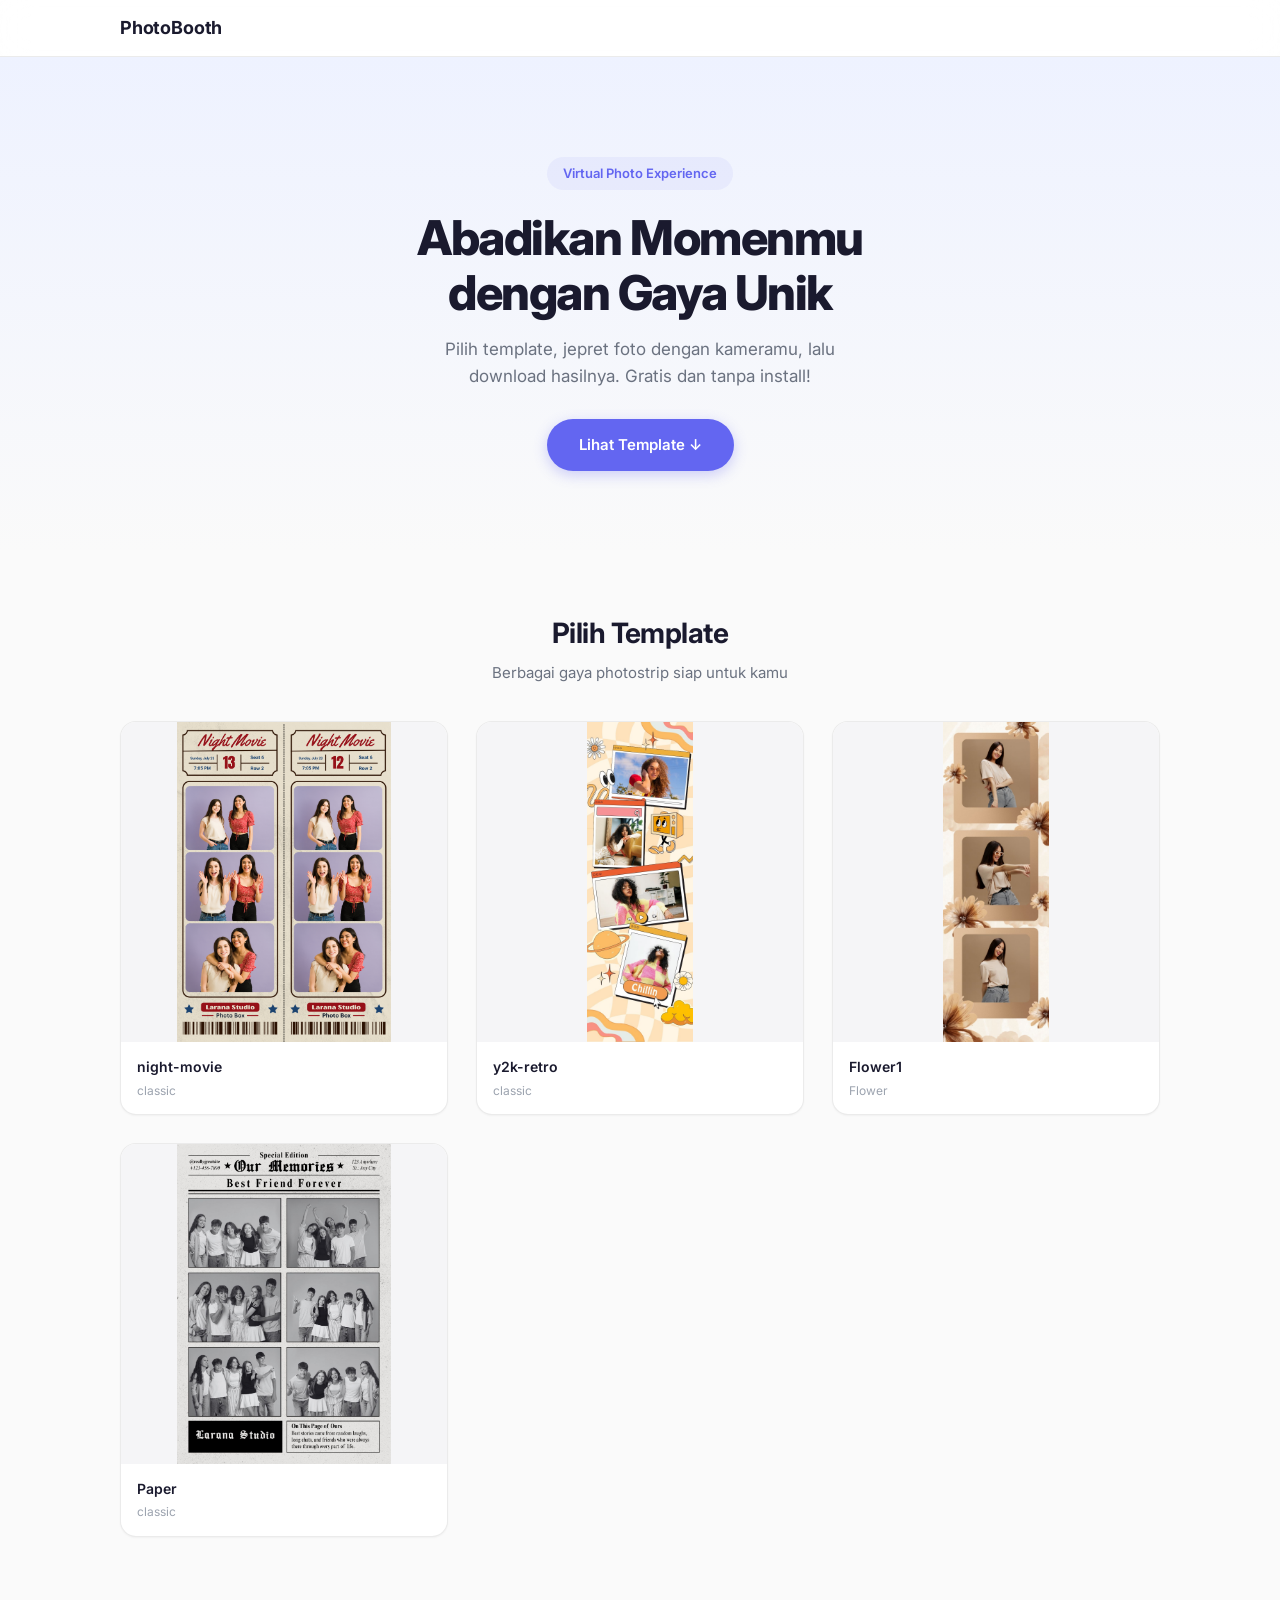
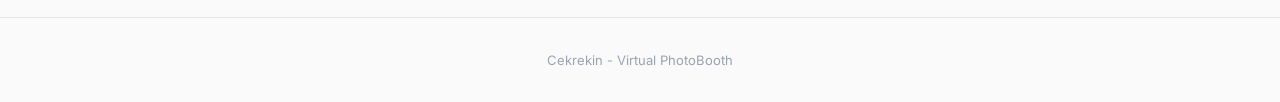
<file: index.html>
<!doctype html>
<html lang="id">
  <head>
    <meta charset="UTF-8" />
    <meta name="viewport" content="width=device-width, initial-scale=1.0" />
    <title>Virtual PhotoBooth</title>
    <link rel="stylesheet" href="style.css" />
  </head>
  <body>
    <!-- ═══ STEP 1: LANDING + GALLERY ═══ -->
    <div id="step-landing" class="step active">
      <nav class="navbar">
        <div class="container nav-inner">
          <span class="logo">PhotoBooth</span>
        </div>
      </nav>

      <section class="hero">
        <div class="hero-badge">Virtual Photo Experience</div>
        <h1>Abadikan Momenmu<br />dengan Gaya Unik</h1>
        <p>
          Pilih template, jepret foto dengan kameramu, lalu download hasilnya.
          Gratis dan tanpa install!
        </p>
        <a href="#templates" class="hero-cta">Lihat Template ↓</a>
      </section>

      <section class="gallery-section" id="templates">
        <div class="container">
          <div class="section-header">
            <h2>Pilih Template</h2>
            <p>Berbagai gaya photostrip siap untuk kamu</p>
          </div>
          <div id="template-grid" class="template-grid">
            <!-- Template cards rendered by JS -->
          </div>
        </div>
      </section>

      <footer class="footer">
        <div class="container">
          <p>Cekrekin - Virtual PhotoBooth</p>
        </div>
      </footer>
    </div>

    <!-- ═══ STEP 2: CAPTURE ═══ -->
    <div id="step-capture" class="step">
      <div class="capture-page">
        <nav class="navbar">
          <div class="container nav-inner">
            <button id="btn-back-capture" class="nav-back">← Kembali</button>
            <span class="nav-title" id="capture-title">📷 Sesi Foto</span>
            <span class="nav-spacer"></span>
          </div>
        </nav>

        <div class="capture-body">
          <!-- Camera Mode -->
          <div id="capture-camera-mode">
            <p class="capture-info" id="capture-subtitle">Foto 1 dari 3</p>
            <!-- TAMBAHAN: Pembungkus Dropdown Kamera -->
            <div
              class="camera-selector"
              style="
                display: none;
                width: 100%;
                max-width: 380px;
                margin: 0 auto 10px;
              "
            >
              <select id="camera-select" class="camera-dropdown"></select>
            </div>
            <div class="video-container">
              <video id="camera-stream" autoplay playsinline></video>
              <div
                id="countdown"
                class="countdown-overlay"
                style="display: none"
              >
                3
              </div>
              <div id="flash-overlay" class="flash-overlay"></div>
            </div>
            <div class="filter-bar" id="filter-bar"></div>
            <div class="capture-controls">
              <div class="timer-selector">
                <span>⏱️</span>
                <select id="timer-select">
                  <option value="1">1s</option>
                  <option value="2">2s</option>
                  <option value="3" selected>3s</option>
                  <option value="5">5s</option>
                  <option value="7">7s</option>
                  <option value="10">10s</option>
                </select>
              </div>
              <button id="btn-capture" class="btn btn-primary btn-capture">
                📸 Jepret!
              </button>
            </div>
          </div>

          <!-- Review Mode -->
          <div id="capture-review-mode" style="display: none">
            <p class="capture-info" id="review-subtitle">
              Foto 1 dari 3 selesai
            </p>
            <div class="preview-wrapper">
              <canvas id="preview-canvas"></canvas>
            </div>
            <p class="review-hint">Foto kamu sudah masuk ke bingkai ✨</p>
            <div class="review-buttons">
              <button id="btn-retake" class="btn btn-secondary">
                🔄 Ulangi
              </button>
              <button id="btn-next" class="btn btn-primary">✅ Lanjut</button>
            </div>
          </div>
        </div>
      </div>
    </div>

    <!-- ═══ STEP 3: RESULT ═══ -->
    <div id="step-result" class="step">
      <div class="result-page">
        <nav class="navbar">
          <div class="container nav-inner">
            <span class="logo">📸 PhotoBooth</span>
          </div>
        </nav>
        <div class="result-body">
          <h2>✨ Foto Kamu Siap!</h2>
          <p class="result-subtitle">
            Klik download untuk menyimpan hasil fotomu
          </p>
          <div class="result-preview">
            <canvas id="photo-canvas"></canvas>
          </div>
          <div class="result-actions">
            <button id="btn-restart" class="btn btn-secondary">
              ← Pilih Template Lain
            </button>
            <button id="btn-download" class="btn btn-primary">
              📥 Download Foto
            </button>
          </div>
        </div>
      </div>
    </div>

    <!-- ═══ MODALS ═══ -->
    <!-- Mode Selection -->
    <div id="mode-overlay" class="modal-overlay" style="display: none">
      <div class="modal">
        <h2>Pilih Mode Foto</h2>
        <p id="mode-template-name" class="modal-subtitle"></p>
        <div id="mode-options" class="mode-options"></div>
        <button
          id="btn-mode-back"
          class="btn btn-secondary"
          style="width: 100%; margin-top: 8px"
        >
          ← Kembali
        </button>
      </div>
    </div>

    <!-- Loading Kamera -->
    <div
      id="loading-overlay"
      class="modal-overlay"
      style="display: none; z-index: 999"
    >
      <div class="modal" style="padding: 48px 32px">
        <div class="spinner"></div>
        <h2 style="margin-top: 20px">Menyiapkan Kamera...</h2>
        <p class="modal-subtitle">
          Mohon izinkan akses kamera di pop-up browser
        </p>
      </div>
    </div>

    <script src="script.js"></script>
  </body>
</html>
</file>
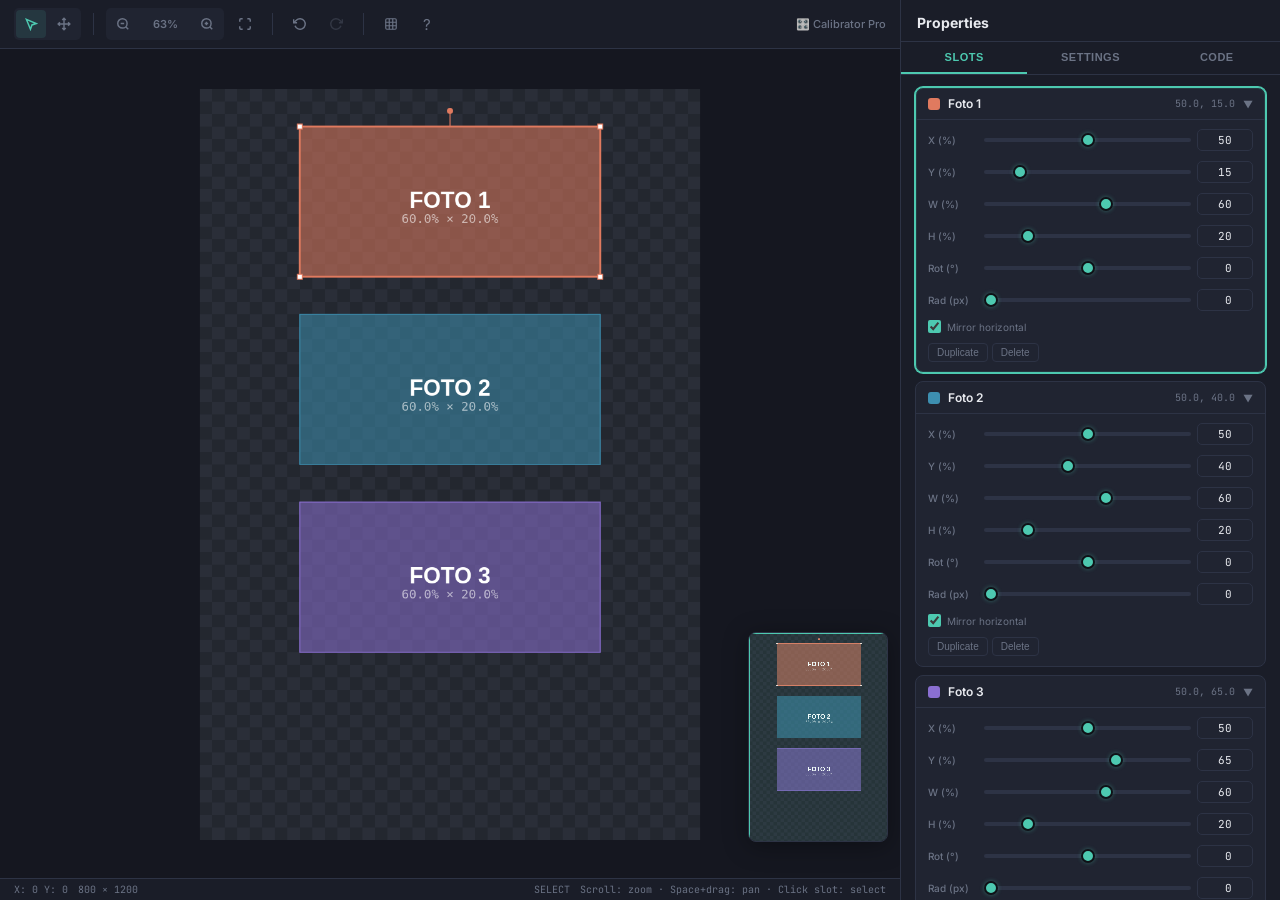
<file: kalibarasi.html>
<!doctype html>
<html lang="id">
  <head>
    <meta charset="UTF-8" />
    <meta name="viewport" content="width=device-width, initial-scale=1.0" />
    <title>Photobooth Calibrator Pro</title>
    <link rel="preconnect" href="https://fonts.googleapis.com" />
    <link
      href="https://fonts.googleapis.com/css2?family=Inter:wght@400;500;600;700&family=JetBrains+Mono:wght@400;500&display=swap"
      rel="stylesheet"
    />
    <style>
      :root {
        --bg: #0f1117;
        --bg2: #151720;
        --panel: #1a1d28;
        --panel2: #202431;
        --panel3: #272c3a;
        --line: #2d3345;
        --line2: #3a4158;
        --text: #e8eaef;
        --text2: #c0c5d0;
        --muted: #6b7385;
        --accent: #ff8a3d;
        --accent-dim: rgba(255, 138, 61, 0.15);
        --accent2: #4dc9b0;
        --accent2-dim: rgba(77, 201, 176, 0.12);
        --danger: #f44;
        --blue: #5b9bf5;
        --purple: #a78bfa;
        --mono: "JetBrains Mono", "SFMono-Regular", monospace;
        --sans: "Inter", -apple-system, sans-serif;
        --radius: 8px;
        --radius-sm: 5px;
        --shadow: 0 4px 24px rgba(0, 0, 0, 0.35);
        --transition: 150ms ease;
      }
      * {
        box-sizing: border-box;
        margin: 0;
        padding: 0;
      }
      body {
        background: var(--bg);
        color: var(--text);
        font-family: var(--sans);
        display: flex;
        height: 100vh;
        overflow: hidden;
        user-select: none;
      }

      /* ── LEFT: Canvas Stage ── */
      .stage {
        flex: 1;
        display: flex;
        flex-direction: column;
        min-width: 0;
        position: relative;
        background: var(--bg2);
      }
      .toolbar {
        display: flex;
        align-items: center;
        gap: 6px;
        padding: 8px 14px;
        background: var(--panel);
        border-bottom: 1px solid var(--line);
        flex-shrink: 0;
        z-index: 10;
      }
      .toolbar-group {
        display: flex;
        align-items: center;
        gap: 3px;
        background: var(--panel2);
        border-radius: var(--radius-sm);
        padding: 2px;
      }
      .toolbar-sep {
        width: 1px;
        height: 22px;
        background: var(--line);
        margin: 0 6px;
      }
      .tb {
        background: none;
        border: none;
        color: var(--muted);
        font-size: 15px;
        width: 30px;
        height: 28px;
        border-radius: 4px;
        cursor: pointer;
        display: flex;
        align-items: center;
        justify-content: center;
        transition: var(--transition);
        font-family: var(--sans);
      }
      .tb:hover {
        background: var(--panel3);
        color: var(--text);
      }
      .tb.active {
        background: var(--accent2-dim);
        color: var(--accent2);
      }
      .tb[disabled] {
        opacity: 0.3;
        pointer-events: none;
      }
      .zoom-label {
        font-size: 11px;
        font-weight: 600;
        color: var(--muted);
        min-width: 48px;
        text-align: center;
        cursor: pointer;
      }
      .zoom-label:hover {
        color: var(--text);
      }

      .canvas-wrap {
        flex: 1;
        overflow: hidden;
        position: relative;
        cursor: default;
      }
      .canvas-wrap.panning {
        cursor: grab;
      }
      .canvas-wrap.panning:active {
        cursor: grabbing;
      }
      .canvas-wrap.moving {
        cursor: move;
      }
      .canvas-wrap.resizing-nw,
      .canvas-wrap.resizing-se {
        cursor: nwse-resize;
      }
      .canvas-wrap.resizing-ne,
      .canvas-wrap.resizing-sw {
        cursor: nesw-resize;
      }
      .canvas-wrap.rotating {
        cursor: crosshair;
      }

      canvas {
        position: absolute;
        top: 0;
        left: 0;
        transform-origin: 0 0;
        image-rendering: auto;
      }

      .status-bar {
        display: flex;
        align-items: center;
        justify-content: space-between;
        padding: 4px 14px;
        background: var(--panel);
        border-top: 1px solid var(--line);
        font-size: 10px;
        color: var(--muted);
        flex-shrink: 0;
        font-family: var(--mono);
      }
      .status-bar span {
        display: flex;
        align-items: center;
        gap: 10px;
      }

      /* ── RIGHT: Panel ── */
      .panel-col {
        width: 380px;
        min-width: 320px;
        max-width: 500px;
        background: var(--panel);
        border-left: 1px solid var(--line);
        display: flex;
        flex-direction: column;
        overflow: hidden;
        flex-shrink: 0;
      }
      .panel-resize-handle {
        position: absolute;
        left: -3px;
        top: 0;
        bottom: 0;
        width: 6px;
        cursor: col-resize;
        z-index: 20;
      }
      .panel-resize-handle:hover {
        background: var(--accent2);
        opacity: 0.3;
      }
      .panel-header {
        padding: 14px 16px 10px;
        border-bottom: 1px solid var(--line);
        display: flex;
        align-items: center;
        gap: 10px;
        flex-shrink: 0;
      }
      .panel-header h1 {
        font-size: 14px;
        font-weight: 700;
        flex: 1;
      }
      .panel-tabs {
        display: flex;
        border-bottom: 1px solid var(--line);
        flex-shrink: 0;
      }
      .panel-tab {
        flex: 1;
        padding: 9px 0;
        text-align: center;
        font-size: 11px;
        font-weight: 600;
        text-transform: uppercase;
        letter-spacing: 0.5px;
        color: var(--muted);
        border: none;
        background: none;
        cursor: pointer;
        border-bottom: 2px solid transparent;
        transition: var(--transition);
      }
      .panel-tab:hover {
        color: var(--text2);
      }
      .panel-tab.active {
        color: var(--accent2);
        border-bottom-color: var(--accent2);
      }
      .panel-scroll {
        flex: 1;
        overflow-y: auto;
        overflow-x: hidden;
        padding: 12px 14px 80px;
        scroll-behavior: smooth;
      }
      .panel-scroll::-webkit-scrollbar {
        width: 8px;
      }
      .panel-scroll::-webkit-scrollbar-track {
        background: var(--panel2);
        border-radius: 4px;
      }
      .panel-scroll::-webkit-scrollbar-thumb {
        background: var(--line2);
        border-radius: 4px;
        border: 1px solid var(--panel2);
      }
      .panel-scroll::-webkit-scrollbar-thumb:hover {
        background: var(--muted);
      }

      /* Section headers */
      .section-head {
        font-size: 10px;
        text-transform: uppercase;
        letter-spacing: 1px;
        color: var(--muted);
        margin: 16px 0 8px;
        display: flex;
        align-items: center;
        gap: 6px;
      }
      .section-head:first-child {
        margin-top: 4px;
      }
      .dot {
        width: 6px;
        height: 6px;
        border-radius: 50%;
        display: inline-block;
      }

      /* Globals */
      .globals-grid {
        display: grid;
        grid-template-columns: 1fr 1fr;
        gap: 8px;
        margin-bottom: 4px;
      }
      .g-field {
        display: flex;
        flex-direction: column;
        gap: 4px;
      }
      .g-field.full {
        grid-column: 1 / -1;
      }
      .g-field label {
        font-size: 10px;
        color: var(--muted);
        font-weight: 500;
      }
      .g-field input[type="number"],
      .g-field input[type="text"],
      .g-field select {
        background: var(--panel2);
        border: 1px solid var(--line);
        color: var(--text);
        border-radius: var(--radius-sm);
        padding: 6px 8px;
        font-size: 12px;
        font-family: var(--mono);
        width: 100%;
        outline: none;
        transition: border var(--transition);
      }
      .g-field input:focus,
      .g-field select:focus {
        border-color: var(--accent2);
      }
      .g-field .file-btn {
        display: flex;
        align-items: center;
        gap: 6px;
        background: var(--panel2);
        border: 1px dashed var(--line2);
        border-radius: var(--radius-sm);
        padding: 8px 10px;
        color: var(--muted);
        font-size: 11px;
        cursor: pointer;
        transition: var(--transition);
      }
      .g-field .file-btn:hover {
        border-color: var(--accent2);
        color: var(--text2);
        background: var(--accent2-dim);
      }
      .g-field .file-btn.loaded {
        border-color: var(--accent2);
        color: var(--accent2);
        border-style: solid;
      }
      .g-field input[type="file"] {
        display: none;
      }

      /* Range row */
      .range-row {
        display: flex;
        align-items: center;
        gap: 6px;
        margin: 0;
        padding: 5px 0;
      }
      .range-row label {
        font-size: 10px;
        color: var(--muted);
        width: 50px;
        flex-shrink: 0;
        font-weight: 500;
      }
      .range-row input[type="range"] {
        flex: 1;
        height: 4px;
        -webkit-appearance: none;
        appearance: none;
        background: var(--line);
        border-radius: 2px;
        outline: none;
        cursor: pointer;
      }
      .range-row input[type="range"]::-webkit-slider-thumb {
        -webkit-appearance: none;
        width: 14px;
        height: 14px;
        border-radius: 50%;
        background: var(--accent2);
        border: 2px solid var(--bg);
        box-shadow: 0 0 4px rgba(77, 201, 176, 0.4);
        cursor: pointer;
        transition: transform 100ms;
      }
      .range-row input[type="range"]::-webkit-slider-thumb:hover {
        transform: scale(1.2);
      }
      .range-row input[type="number"] {
        width: 56px;
        background: var(--panel2);
        border: 1px solid var(--line);
        color: var(--text);
        border-radius: var(--radius-sm);
        padding: 3px 5px;
        font-size: 11px;
        font-family: var(--mono);
        text-align: right;
        outline: none;
      }
      .range-row input[type="number"]:focus {
        border-color: var(--accent2);
      }

      /* Photo slot cards */
      .slot-card {
        background: var(--panel2);
        border: 1px solid var(--line);
        border-radius: var(--radius);
        margin-bottom: 8px;
        overflow: hidden;
        transition: border var(--transition);
      }
      .slot-card.selected {
        border-color: var(--accent2);
        box-shadow:
          0 0 0 1px var(--accent2),
          inset 0 0 0 1px var(--accent2-dim);
      }
      .slot-card-head {
        display: flex;
        align-items: center;
        padding: 8px 12px;
        gap: 8px;
        cursor: pointer;
        transition: background var(--transition);
      }
      .slot-card-head:hover {
        background: var(--panel3);
      }
      .slot-color {
        width: 12px;
        height: 12px;
        border-radius: 3px;
        flex-shrink: 0;
      }
      .slot-card-head .slot-name {
        font-size: 12px;
        font-weight: 600;
        flex: 1;
      }
      .slot-card-head .slot-coords {
        font-size: 10px;
        font-family: var(--mono);
        color: var(--muted);
      }
      .slot-chevron {
        font-size: 10px;
        color: var(--muted);
        transition: transform var(--transition);
      }
      .slot-card.collapsed .slot-chevron {
        transform: rotate(-90deg);
      }
      .slot-card-body {
        padding: 4px 12px 10px;
        border-top: 1px solid var(--line);
      }
      .slot-card.collapsed .slot-card-body {
        display: none;
      }
      .mirror-label {
        display: flex;
        align-items: center;
        gap: 6px;
        font-size: 10px;
        color: var(--muted);
        padding: 4px 0;
        cursor: pointer;
      }
      .mirror-label input {
        accent-color: var(--accent2);
        cursor: pointer;
      }
      .slot-actions {
        display: flex;
        gap: 4px;
        padding: 6px 0 0;
      }
      .slot-btn {
        font-size: 10px;
        padding: 3px 8px;
        border-radius: 4px;
        border: 1px solid var(--line);
        background: none;
        color: var(--muted);
        cursor: pointer;
        font-weight: 500;
        transition: var(--transition);
      }
      .slot-btn:hover {
        border-color: var(--text);
        color: var(--text);
        background: var(--panel3);
      }
      .slot-btn.del:hover {
        border-color: var(--danger);
        color: var(--danger);
      }

      /* Code output */
      .code-wrap {
        position: relative;
      }
      .output-box {
        background: var(--bg);
        border: 1px solid var(--line);
        border-radius: var(--radius);
        padding: 14px;
        font-family: var(--mono);
        font-size: 11px;
        line-height: 1.6;
        color: #a8d8a0;
        white-space: pre;
        overflow-x: auto;
        max-height: 300px;
      }
      .copy-btn {
        position: absolute;
        top: 8px;
        right: 8px;
        background: var(--panel3);
        border: 1px solid var(--line);
        color: var(--muted);
        font-size: 10px;
        padding: 4px 10px;
        border-radius: 4px;
        cursor: pointer;
        font-family: var(--sans);
        font-weight: 600;
        transition: var(--transition);
      }
      .copy-btn:hover {
        color: var(--text);
        border-color: var(--accent2);
      }
      .copy-btn.copied {
        color: var(--accent2);
        border-color: var(--accent2);
      }

      /* Toast */
      .toast {
        position: fixed;
        bottom: 20px;
        left: 50%;
        transform: translateX(-50%) translateY(60px);
        background: var(--accent2);
        color: #08201a;
        padding: 8px 20px;
        border-radius: 20px;
        font-size: 12px;
        font-weight: 600;
        opacity: 0;
        transition: all 300ms cubic-bezier(0.4, 0, 0.2, 1);
        z-index: 999;
        pointer-events: none;
      }
      .toast.show {
        opacity: 1;
        transform: translateX(-50%) translateY(0);
      }

      /* Shortcut help */
      .shortcuts-overlay {
        position: fixed;
        inset: 0;
        background: rgba(0, 0, 0, 0.6);
        backdrop-filter: blur(8px);
        z-index: 100;
        display: none;
        align-items: center;
        justify-content: center;
      }
      .shortcuts-overlay.show {
        display: flex;
      }
      .shortcuts-box {
        background: var(--panel);
        border: 1px solid var(--line);
        border-radius: 12px;
        padding: 24px 30px;
        max-width: 420px;
        width: 90%;
        box-shadow: var(--shadow);
      }
      .shortcuts-box h3 {
        font-size: 14px;
        margin-bottom: 14px;
        color: var(--accent2);
      }
      .sc-row {
        display: flex;
        justify-content: space-between;
        padding: 5px 0;
        font-size: 12px;
      }
      .sc-row kbd {
        background: var(--panel2);
        border: 1px solid var(--line);
        border-radius: 4px;
        padding: 2px 8px;
        font-family: var(--mono);
        font-size: 11px;
        color: var(--accent);
      }
      .sc-row span {
        color: var(--text2);
      }

      /* Add slot button */
      .add-slot-btn {
        width: 100%;
        padding: 10px;
        border: 1px dashed var(--line2);
        border-radius: var(--radius);
        background: none;
        color: var(--muted);
        font-size: 12px;
        font-weight: 600;
        cursor: pointer;
        transition: var(--transition);
        margin-bottom: 12px;
      }
      .add-slot-btn:hover {
        border-color: var(--accent2);
        color: var(--accent2);
        background: var(--accent2-dim);
      }

      /* Overlay range */
      .overlay-range {
        display: flex;
        align-items: center;
        gap: 8px;
      }
      .overlay-range input[type="range"] {
        flex: 1;
        height: 4px;
        -webkit-appearance: none;
        appearance: none;
        background: var(--line);
        border-radius: 2px;
        outline: none;
        cursor: pointer;
      }
      .overlay-range input[type="range"]::-webkit-slider-thumb {
        -webkit-appearance: none;
        width: 12px;
        height: 12px;
        border-radius: 50%;
        background: var(--accent);
        border: 2px solid var(--bg);
        cursor: pointer;
      }
      .overlay-range .ov-val {
        font-size: 11px;
        font-family: var(--mono);
        color: var(--muted);
        min-width: 32px;
        text-align: right;
      }

      /* Minimap */
      .minimap {
        position: absolute;
        bottom: 36px;
        right: 12px;
        background: rgba(26, 29, 40, 0.85);
        border: 1px solid var(--line);
        border-radius: var(--radius);
        overflow: hidden;
        z-index: 5;
        box-shadow: var(--shadow);
        cursor: pointer;
      }
      .minimap canvas {
        position: static;
        display: block;
        transform: none !important;
      }
      .minimap-viewport {
        position: absolute;
        border: 1.5px solid var(--accent2);
        background: rgba(77, 201, 176, 0.08);
        pointer-events: none;
      }
    </style>
  </head>
  <body>
    <!-- Canvas Stage -->
    <div class="stage">
      <div class="toolbar">
        <div class="toolbar-group">
          <button
            class="tb"
            id="tbSelect"
            title="Select (V)"
            data-mode="select"
          >
            <svg
              width="14"
              height="14"
              viewBox="0 0 24 24"
              fill="none"
              stroke="currentColor"
              stroke-width="2.5"
            >
              <path d="M4 4l7.07 17 2.51-7.39L21 11.1z" />
            </svg>
          </button>
          <button class="tb" id="tbPan" title="Pan (H)" data-mode="pan">
            <svg
              width="14"
              height="14"
              viewBox="0 0 24 24"
              fill="none"
              stroke="currentColor"
              stroke-width="2.5"
            >
              <path
                d="M5 9l-3 3 3 3M9 5l3-3 3 3M15 19l-3 3-3-3M19 9l3 3-3 3M2 12h20M12 2v20"
              />
            </svg>
          </button>
        </div>
        <div class="toolbar-sep"></div>
        <div class="toolbar-group">
          <button class="tb" id="tbZoomOut" title="Zoom Out (-)">
            <svg
              width="14"
              height="14"
              viewBox="0 0 24 24"
              fill="none"
              stroke="currentColor"
              stroke-width="2.5"
            >
              <circle cx="11" cy="11" r="8" />
              <path d="M21 21l-4.35-4.35M8 11h6" />
            </svg>
          </button>
          <span class="zoom-label" id="zoomLabel" title="Click to reset zoom"
            >100%</span
          >
          <button class="tb" id="tbZoomIn" title="Zoom In (+)">
            <svg
              width="14"
              height="14"
              viewBox="0 0 24 24"
              fill="none"
              stroke="currentColor"
              stroke-width="2.5"
            >
              <circle cx="11" cy="11" r="8" />
              <path d="M21 21l-4.35-4.35M11 8v6M8 11h6" />
            </svg>
          </button>
        </div>
        <button class="tb" id="tbFit" title="Fit to View (0)">
          <svg
            width="14"
            height="14"
            viewBox="0 0 24 24"
            fill="none"
            stroke="currentColor"
            stroke-width="2.5"
          >
            <path
              d="M8 3H5a2 2 0 00-2 2v3m18 0V5a2 2 0 00-2-2h-3m0 18h3a2 2 0 002-2v-3M3 16v3a2 2 0 002 2h3"
            />
          </svg>
        </button>
        <div class="toolbar-sep"></div>
        <button class="tb" id="tbUndo" title="Undo (Ctrl+Z)" disabled>
          <svg
            width="14"
            height="14"
            viewBox="0 0 24 24"
            fill="none"
            stroke="currentColor"
            stroke-width="2.5"
          >
            <polyline points="1 4 1 10 7 10" />
            <path d="M3.51 15a9 9 0 1 0 2.13-9.36L1 10" />
          </svg>
        </button>
        <button class="tb" id="tbRedo" title="Redo (Ctrl+Y)" disabled>
          <svg
            width="14"
            height="14"
            viewBox="0 0 24 24"
            fill="none"
            stroke="currentColor"
            stroke-width="2.5"
          >
            <polyline points="23 4 23 10 17 10" />
            <path d="M20.49 15a9 9 0 1 1-2.13-9.36L23 10" />
          </svg>
        </button>
        <div class="toolbar-sep"></div>
        <button class="tb" id="tbGrid" title="Toggle Grid (G)">
          <svg
            width="14"
            height="14"
            viewBox="0 0 24 24"
            fill="none"
            stroke="currentColor"
            stroke-width="2"
          >
            <rect x="3" y="3" width="18" height="18" rx="2" />
            <path d="M3 9h18M3 15h18M9 3v18M15 3v18" />
          </svg>
        </button>
        <button class="tb" id="tbHelp" title="Shortcuts (?)">?</button>
        <div style="flex: 1"></div>
        <span style="font-size: 11px; color: var(--muted); font-weight: 500"
          >🎛️ Calibrator Pro</span
        >
      </div>

      <div class="canvas-wrap" id="canvasWrap">
        <canvas id="mainCanvas" width="800" height="1200"></canvas>
        <div class="minimap" id="minimap" style="width: 140px; height: auto">
          <canvas id="minimapCanvas" width="140" height="210"></canvas>
          <div class="minimap-viewport" id="minimapVp"></div>
        </div>
      </div>

      <div class="status-bar">
        <span>
          <span id="statusCoords">X: 0 Y: 0</span>
          <span id="statusCanvas">800 × 1200</span>
        </span>
        <span>
          <span id="statusMode">SELECT</span>
          <span id="statusHint"
            >Scroll: zoom · Space+drag: pan · Click slot: select</span
          >
        </span>
      </div>
    </div>

    <!-- Right Panel -->
    <div class="panel-col" id="panelCol" style="position: relative">
      <div class="panel-resize-handle" id="panelResize"></div>
      <div class="panel-header">
        <h1>Properties</h1>
      </div>
      <div class="panel-tabs">
        <button class="panel-tab active" data-tab="slots">Slots</button>
        <button class="panel-tab" data-tab="settings">Settings</button>
        <button class="panel-tab" data-tab="code">Code</button>
      </div>

      <div class="panel-scroll" id="panelScroll">
        <!-- TAB: Slots -->
        <div class="tab-content" id="tabSlots">
          <div id="slotCards"></div>
          <button class="add-slot-btn" id="addSlotBtn">+ Add Slot</button>
        </div>

        <!-- TAB: Settings -->
        <div class="tab-content" id="tabSettings" style="display: none">
          <div class="section-head">
            <div class="dot" style="background: var(--accent)"></div>
            Info Template & Manifest
          </div>
          <div class="globals-grid">
            <div class="g-field full">
              <label>Nama Template (Ketik di sini!)</label>
              <input type="text" id="templateName" value="Template Baru" />
            </div>
            <div class="g-field full">
              <label>Kategori</label>
              <input type="text" id="templateCategory" value="classic" />
            </div>
            <div class="g-field full">
              <label>Template ID (Otomatis jadi nama folder)</label>
              <input
                type="text"
                id="templateId"
                value="template-baru"
                readonly
                style="opacity: 0.6; cursor: not-allowed"
              />
            </div>
          </div>

          <div class="section-head">
            <div class="dot" style="background: var(--accent2)"></div>
            Ukuran Canvas
          </div>
          <div class="globals-grid">
            <div class="g-field">
              <label>Width (px)</label>
              <input
                type="number"
                id="canvasW"
                value="800"
                min="100"
                max="6000"
              />
            </div>
            <div class="g-field">
              <label>Height (px)</label>
              <input
                type="number"
                id="canvasH"
                value="1200"
                min="100"
                max="6000"
              />
            </div>
          </div>

          <div class="section-head">
            <div class="dot" style="background: var(--blue)"></div>
            Background
          </div>
          <div class="globals-grid">
            <div class="g-field full">
              <label>Background Image</label>
              <label class="file-btn" id="bgLabel">
                📁 Upload bg.png
                <input type="file" id="bgUpload" accept="image/*" />
              </label>
            </div>
          </div>

          <div class="section-head">
            <div class="dot" style="background: var(--purple)"></div>
            Overlay
          </div>
          <div class="globals-grid">
            <div class="g-field full">
              <label>Overlay Image</label>
              <label class="file-btn" id="overlayLabel">
                📁 Upload overlay.png
                <input type="file" id="overlayUpload" accept="image/*" />
              </label>
            </div>
            <div class="g-field full">
              <label>Overlay Opacity</label>
              <div class="overlay-range">
                <input
                  type="range"
                  id="overlayOpacity"
                  min="0"
                  max="100"
                  value="100"
                />
                <span class="ov-val" id="ovVal">100%</span>
              </div>
            </div>
          </div>
        </div>

        <!-- TAB: Code -->
        <div class="tab-content" id="tabCode" style="display: none">
          <!-- CONFIG JSON -->
          <div class="section-head">
            <div class="dot" style="background: var(--accent2)"></div>
            1. config.json (Simpan di folder template)
          </div>
          <div class="code-wrap">
            <div class="output-box" id="outputCode"></div>
            <div
              style="
                position: absolute;
                top: 8px;
                right: 8px;
                display: flex;
                gap: 8px;
              "
            >
              <button
                class="copy-btn"
                id="downloadBtn"
                style="background: var(--accent2); color: #000; border: none"
              >
                Download JSON
              </button>
            </div>
          </div>

          <!-- MANIFEST ENTRY -->
          <div class="section-head">
            <div class="dot" style="background: var(--purple)"></div>
            2. Snippet manifest.json (Paste ke file manifest utama)
          </div>
          <div class="code-wrap">
            <div
              class="output-box"
              id="outputManifest"
              style="color: #a78bfa"
            ></div>
            <div
              style="
                position: absolute;
                top: 8px;
                right: 8px;
                display: flex;
                gap: 8px;
              "
            >
              <button class="copy-btn" id="copyManifestBtn">
                Copy Snippet
              </button>
            </div>
          </div>
        </div>
      </div>
    </div>

    <!-- Toast -->
    <div class="toast" id="toast"></div>

    <!-- Shortcuts overlay -->
    <div class="shortcuts-overlay" id="shortcutsOverlay">
      <div class="shortcuts-box">
        <h3>⌨️ Keyboard Shortcuts</h3>
        <div class="sc-row"><span>Select mode</span><kbd>V</kbd></div>
        <div class="sc-row"><span>Pan mode</span><kbd>H</kbd></div>
        <div class="sc-row"><span>Zoom in / out</span><kbd>+ / -</kbd></div>
        <div class="sc-row"><span>Fit to view</span><kbd>0</kbd></div>
        <div class="sc-row"><span>Pan (hold)</span><kbd>Space + Drag</kbd></div>
        <div class="sc-row"><span>Zoom to cursor</span><kbd>Scroll</kbd></div>
        <div class="sc-row"><span>Toggle grid</span><kbd>G</kbd></div>
        <div class="sc-row">
          <span>Undo / Redo</span><kbd>Ctrl+Z / Ctrl+Y</kbd>
        </div>
        <div class="sc-row">
          <span>Nudge selected</span><kbd>Arrow keys</kbd>
        </div>
        <div class="sc-row">
          <span>Fine nudge</span><kbd>Shift + Arrow</kbd>
        </div>
        <div class="sc-row"><span>Delete selected</span><kbd>Delete</kbd></div>
        <div class="sc-row">
          <span>Duplicate selected</span><kbd>Ctrl+D</kbd>
        </div>
        <div class="sc-row"><span>Select all</span><kbd>Ctrl+A</kbd></div>
        <div class="sc-row"><span>Deselect</span><kbd>Escape</kbd></div>
        <div class="sc-row"><span>Close this</span><kbd>?</kbd></div>
      </div>
    </div>

    <script>
      // ═══════════════════════════════════════════════════════════════
      //  Photobooth Calibrator Pro - Full Script
      // ═══════════════════════════════════════════════════════════════

      const $ = (s) => document.getElementById(s);
      const $$ = (s) => document.querySelectorAll(s);

      // ── State ──
      let frames = [];
      let selectedId = -1;
      let bgImage = null,
        overlayImage = null;
      let zoom = 1,
        panX = 0,
        panY = 0;
      let mode = "select"; // 'select' | 'pan'
      let showGrid = false;
      let canvasW = 800,
        canvasH = 1200;

      const COLORS = [
        "#e07a5f",
        "#3d8fb0",
        "#8a6fd1",
        "#4dc9b0",
        "#f4a261",
        "#e76f51",
        "#2a9d8f",
        "#e9c46a",
        "#f472b6",
        "#60a5fa",
      ];

      const canvas = $("mainCanvas");
      const ctx = canvas.getContext("2d");
      const wrap = $("canvasWrap");
      const minimapCanvas = $("minimapCanvas");
      const minimapCtx = minimapCanvas.getContext("2d");

      // ── Undo/Redo ──
      const undoStack = [];
      const redoStack = [];
      function pushUndo() {
        undoStack.push(JSON.parse(JSON.stringify(frames)));
        if (undoStack.length > 60) undoStack.shift();
        redoStack.length = 0;
        updateUndoButtons();
      }
      function undo() {
        if (!undoStack.length) return;
        redoStack.push(JSON.parse(JSON.stringify(frames)));
        frames = undoStack.pop();
        updateUndoButtons();
        buildUI();
        render();
      }
      function redo() {
        if (!redoStack.length) return;
        undoStack.push(JSON.parse(JSON.stringify(frames)));
        frames = redoStack.pop();
        updateUndoButtons();
        buildUI();
        render();
      }
      function updateUndoButtons() {
        $("tbUndo").disabled = !undoStack.length;
        $("tbRedo").disabled = !redoStack.length;
      }

      // ── Toast ──
      let toastTimer;
      function toast(msg) {
        const el = $("toast");
        el.textContent = msg;
        el.classList.add("show");
        clearTimeout(toastTimer);
        toastTimer = setTimeout(() => el.classList.remove("show"), 1800);
      }

      // ── Tabs ──
      $$(".panel-tab").forEach((tab) => {
        tab.addEventListener("click", () => {
          $$(".panel-tab").forEach((t) => t.classList.remove("active"));
          tab.classList.add("active");
          $$(".tab-content").forEach((c) => (c.style.display = "none"));
          const target = tab.dataset.tab;
          if (target === "slots") $("tabSlots").style.display = "";
          else if (target === "settings") $("tabSettings").style.display = "";
          else if (target === "code") {
            $("tabCode").style.display = "";
            updateOutput();
          }
        });
      });

      // ── Image loading ──
      function loadImageFile(inputEl, labelEl, onLoaded) {
        inputEl.addEventListener("change", (e) => {
          const file = e.target.files[0];
          if (!file) return;
          const img = new Image();
          img.onload = () => {
            onLoaded(img, file.name);
            render();
          };
          img.src = URL.createObjectURL(file);
        });
      }
      loadImageFile($("bgUpload"), $("bgLabel"), (img, name) => {
        bgImage = img;
        canvasW = img.naturalWidth;
        canvasH = img.naturalHeight;
        canvas.width = canvasW;
        canvas.height = canvasH;
        $("canvasW").value = canvasW;
        $("canvasH").value = canvasH;
        $("bgLabel").classList.add("loaded");
        $("bgLabel").innerHTML =
          `✅ ${name}<input type="file" id="bgUpload" accept="image/*">`;
        loadImageFile($("bgUpload"), $("bgLabel"), arguments.callee);
        fitToView();
      });
      loadImageFile($("overlayUpload"), $("overlayLabel"), (img, name) => {
        overlayImage = img;
        $("overlayLabel").classList.add("loaded");
        $("overlayLabel").innerHTML =
          `✅ ${name}<input type="file" id="overlayUpload" accept="image/*">`;
        loadImageFile($("overlayUpload"), $("overlayLabel"), arguments.callee);
      });

      $("overlayOpacity").addEventListener("input", (e) => {
        $("ovVal").textContent = e.target.value + "%";
        render();
      });

      // Canvas size
      $("canvasW").addEventListener("change", (e) => {
        canvasW = parseInt(e.target.value) || 800;
        canvas.width = canvasW;
        render();
      });
      $("canvasH").addEventListener("change", (e) => {
        canvasH = parseInt(e.target.value) || 1200;
        canvas.height = canvasH;
        render();
      });

      // ── Init frames ──
      function initFrames(count) {
        frames = [];
        for (let i = 0; i < count; i++) {
          frames.push({
            id: i,
            x: 50,
            y: 15 + i * 25,
            w: 60,
            h: 20,
            rot: 0,
            radius: 0, // <-- TAMBAHIN INI
            mirror: true,
          });
        }
        pushUndo();
        selectedId = 0;
        buildUI();
        render();
      }

      // ── Add / Remove ──
      $("addSlotBtn").addEventListener("click", () => {
        pushUndo();
        const id = frames.length ? Math.max(...frames.map((f) => f.id)) + 1 : 0;
        frames.push({
          id,
          x: 50,
          y: 50,
          w: 40,
          h: 25,
          rot: 0,
          mirror: true,
          radius: 0,
        });
        selectedId = id;
        buildUI();
        render();
        toast("Slot added");
      });

      function removeSlot(id) {
        pushUndo();
        frames = frames.filter((f) => f.id !== id);
        if (selectedId === id) selectedId = frames.length ? frames[0].id : -1;
        buildUI();
        render();
        toast("Slot removed");
      }

      function duplicateSlot(id) {
        const src = frames.find((f) => f.id === id);
        if (!src) return;
        pushUndo();
        const newId = frames.length
          ? Math.max(...frames.map((f) => f.id)) + 1
          : 0;
        const dup = { ...src, id: newId, x: src.x + 3, y: src.y + 3 };
        frames.push(dup);
        selectedId = newId;
        buildUI();
        render();
        toast("Slot duplicated");
      }

      // ── Build sidebar UI ──
      function buildUI() {
        const container = $("slotCards");
        container.innerHTML = "";
        const sliderDefs = [
          { key: "x", label: "X (%)", min: 0, max: 100, step: 0.1 },
          { key: "y", label: "Y (%)", min: 0, max: 100, step: 0.1 },
          { key: "w", label: "W (%)", min: 1, max: 100, step: 0.1 },
          { key: "h", label: "H (%)", min: 1, max: 100, step: 0.1 },
          { key: "rot", label: "Rot (°)", min: -180, max: 180, step: 0.5 },
          { key: "radius", label: "Rad (px)", min: 0, max: 100, step: 1 },
        ];

        frames.forEach((frame, idx) => {
          const card = document.createElement("div");
          card.className =
            "slot-card" + (frame.id === selectedId ? " selected" : "");
          card.dataset.id = frame.id;

          const color = COLORS[idx % COLORS.length];

          let headHTML = `<div class="slot-card-head" data-select="${frame.id}">
        <div class="slot-color" style="background:${color}"></div>
        <span class="slot-name">Foto ${idx + 1}</span>
        <span class="slot-coords">${frame.x.toFixed(1)}, ${frame.y.toFixed(1)}</span>
        <span class="slot-chevron">▼</span>
      </div>`;

          let bodyHTML = '<div class="slot-card-body">';
          sliderDefs.forEach((def) => {
            bodyHTML += `<div class="range-row">
          <label>${def.label}</label>
          <input type="range" min="${def.min}" max="${def.max}" step="${def.step}" value="${frame[def.key]}" data-fid="${frame.id}" data-key="${def.key}" class="rng">
          <input type="number" min="${def.min}" max="${def.max}" step="${def.step}" value="${frame[def.key]}" data-fid="${frame.id}" data-key="${def.key}" class="num">
        </div>`;
          });
          bodyHTML += `<label class="mirror-label"><input type="checkbox" ${frame.mirror ? "checked" : ""} data-mirror="${frame.id}"> Mirror horizontal</label>`;
          bodyHTML += `<div class="slot-actions">
        <button class="slot-btn" data-dup="${frame.id}">Duplicate</button>
        <button class="slot-btn del" data-del="${frame.id}">Delete</button>
      </div>`;
          bodyHTML += "</div>";

          card.innerHTML = headHTML + bodyHTML;
          container.appendChild(card);
        });

        // Event delegation
        container.querySelectorAll("[data-select]").forEach((el) => {
          el.addEventListener("click", (e) => {
            const id = +e.currentTarget.dataset.select;
            if (selectedId === id) {
              // toggle collapse
              e.currentTarget.parentElement.classList.toggle("collapsed");
            } else {
              selectedId = id;
              highlightCard();
              render();
            }
          });
        });

        container.querySelectorAll(".rng, .num").forEach((input) => {
          let pushed = false;
          input.addEventListener("mousedown", () => {
            pushed = false;
          });
          input.addEventListener("input", (e) => {
            if (!pushed) {
              pushUndo();
              pushed = true;
            }
            const fid = +e.target.dataset.fid;
            const key = e.target.dataset.key;
            const val = parseFloat(e.target.value);
            const frame = frames.find((f) => f.id === fid);
            if (!frame) return;
            frame[key] = val;
            // Sync sibling
            container
              .querySelectorAll(`[data-fid="${fid}"][data-key="${key}"]`)
              .forEach((el) => (el.value = val));
            // Update coords display
            const card = container.querySelector(
              `.slot-card[data-id="${fid}"]`,
            );
            if (card)
              card.querySelector(".slot-coords").textContent =
                `${frame.x.toFixed(1)}, ${frame.y.toFixed(1)}`;
            render();
          });
        });

        container.querySelectorAll("[data-mirror]").forEach((cb) => {
          cb.addEventListener("change", (e) => {
            pushUndo();
            const f = frames.find((f) => f.id === +e.target.dataset.mirror);
            if (f) f.mirror = e.target.checked;
            render();
          });
        });

        container.querySelectorAll("[data-dup]").forEach((btn) => {
          btn.addEventListener("click", (e) =>
            duplicateSlot(+e.target.dataset.dup),
          );
        });
        container.querySelectorAll("[data-del]").forEach((btn) => {
          btn.addEventListener("click", (e) =>
            removeSlot(+e.target.dataset.del),
          );
        });

        updateOutput();
      }

      function highlightCard() {
        $$(".slot-card").forEach((c) => {
          c.classList.toggle("selected", +c.dataset.id === selectedId);
        });
      }

      // ── Sync sliders from external update ──
      function syncSliders(frame) {
        const container = $("slotCards");
        ["x", "y", "w", "h", "rot", "radius"].forEach((key) => {
          container
            .querySelectorAll(`[data-fid="${frame.id}"][data-key="${key}"]`)
            .forEach((el) => {
              el.value = frame[key];
            });
        });
        const card = container.querySelector(
          `.slot-card[data-id="${frame.id}"]`,
        );
        if (card)
          card.querySelector(".slot-coords").textContent =
            `${frame.x.toFixed(1)}, ${frame.y.toFixed(1)}`;
      }

      // ═══════════════════════════════════════════════════════════════
      //  RENDERING
      // ═══════════════════════════════════════════════════════════════
      function render() {
        const w = canvas.width,
          h = canvas.height;
        ctx.clearRect(0, 0, w, h);

        // Background
        if (bgImage) {
          ctx.drawImage(bgImage, 0, 0, w, h);
        } else {
          ctx.fillStyle = "#23272f";
          ctx.fillRect(0, 0, w, h);
          // Checker
          const sz = 20;
          ctx.fillStyle = "#2a2e38";
          for (let gy = 0; gy < h; gy += sz * 2) {
            for (let gx = 0; gx < w; gx += sz * 2) {
              ctx.fillRect(gx, gy, sz, sz);
              ctx.fillRect(gx + sz, gy + sz, sz, sz);
            }
          }
        }

        // Grid
        if (showGrid) {
          ctx.save();
          ctx.strokeStyle = "rgba(255,255,255,0.07)";
          ctx.lineWidth = 1;
          const step = Math.max(w, h) / 10;
          for (let i = step; i < w; i += step) {
            ctx.beginPath();
            ctx.moveTo(i, 0);
            ctx.lineTo(i, h);
            ctx.stroke();
          }
          for (let i = step; i < h; i += step) {
            ctx.beginPath();
            ctx.moveTo(0, i);
            ctx.lineTo(w, i);
            ctx.stroke();
          }
          // Center cross
          ctx.strokeStyle = "rgba(77,201,176,0.2)";
          ctx.setLineDash([6, 4]);
          ctx.beginPath();
          ctx.moveTo(w / 2, 0);
          ctx.lineTo(w / 2, h);
          ctx.stroke();
          ctx.beginPath();
          ctx.moveTo(0, h / 2);
          ctx.lineTo(w, h / 2);
          ctx.stroke();
          ctx.setLineDash([]);
          ctx.restore();
        }

        // Photo slots
        frames.forEach((f, i) => {
          const cX = w * (f.x / 100);
          const cY = h * (f.y / 100);
          const pW = w * (f.w / 100);
          const pH = h * (f.h / 100);
          const color = COLORS[i % COLORS.length];

          ctx.save();
          ctx.translate(cX, cY);
          ctx.rotate((f.rot * Math.PI) / 180);

          // Fill & Border pakai Rounded Corners
          ctx.beginPath();
          if (f.radius > 0) {
            ctx.roundRect(-pW / 2, -pH / 2, pW, pH, f.radius);
          } else {
            ctx.rect(-pW / 2, -pH / 2, pW, pH);
          }

          // Draw Fill
          ctx.globalAlpha = 0.55;
          ctx.fillStyle = color;
          ctx.fill();
          ctx.globalAlpha = 1;

          // Draw Border
          ctx.strokeStyle = color;
          ctx.lineWidth = f.id === selectedId ? 3 : 1.5;
          ctx.stroke();

          // Label
          ctx.fillStyle = "#fff";
          const fontSize = Math.max(12, Math.min(pW, pH) * 0.15);
          ctx.font = `bold ${fontSize}px Inter, sans-serif`;
          ctx.textAlign = "center";
          ctx.textBaseline = "middle";
          ctx.fillText(`FOTO ${i + 1}`, 0, 0);

          // Dimensions text
          ctx.font = `${Math.max(9, fontSize * 0.55)}px JetBrains Mono, monospace`;
          ctx.globalAlpha = 0.6;
          ctx.fillText(
            `${f.w.toFixed(1)}% × ${f.h.toFixed(1)}%`,
            0,
            fontSize * 0.8,
          );
          ctx.globalAlpha = 1;

          // Selection handles
          if (f.id === selectedId) {
            const hs = Math.max(5, 8 / zoom);
            ctx.fillStyle = "#fff";
            ctx.strokeStyle = color;
            ctx.lineWidth = 1.5;
            const corners = [
              [-pW / 2, -pH / 2],
              [pW / 2, -pH / 2],
              [-pW / 2, pH / 2],
              [pW / 2, pH / 2],
            ];
            corners.forEach(([cx, cy]) => {
              ctx.fillRect(cx - hs / 2, cy - hs / 2, hs, hs);
              ctx.strokeRect(cx - hs / 2, cy - hs / 2, hs, hs);
            });

            // Rotation handle
            ctx.beginPath();
            ctx.moveTo(0, -pH / 2);
            ctx.lineTo(0, -pH / 2 - 25 / zoom);
            ctx.strokeStyle = color;
            ctx.lineWidth = 1.5;
            ctx.stroke();
            ctx.beginPath();
            ctx.arc(0, -pH / 2 - 25 / zoom, 5 / zoom, 0, Math.PI * 2);
            ctx.fillStyle = color;
            ctx.fill();
          }

          ctx.restore();
        });

        // Overlay
        if (overlayImage) {
          ctx.globalAlpha = $("overlayOpacity").value / 100;
          ctx.drawImage(overlayImage, 0, 0, w, h);
          ctx.globalAlpha = 1;
        }

        // Update canvas transform
        updateCanvasTransform();
        renderMinimap();
        updateOutput();
        $("statusCanvas").textContent = `${w} × ${h}`;
      }

      function updateCanvasTransform() {
        canvas.style.transform = `translate(${panX}px, ${panY}px) scale(${zoom})`;
        $("zoomLabel").textContent = Math.round(zoom * 100) + "%";
      }

      // ── Minimap ──
      function renderMinimap() {
        const mW = 140;
        const ratio = canvasH / canvasW;
        const mH = Math.round(mW * ratio);
        minimapCanvas.width = mW;
        minimapCanvas.height = mH;
        $("minimap").style.height = mH + "px";

        minimapCtx.clearRect(0, 0, mW, mH);
        minimapCtx.drawImage(canvas, 0, 0, mW, mH);

        // Viewport rect
        const wrapRect = wrap.getBoundingClientRect();
        const vpW = (wrapRect.width / zoom / canvasW) * mW;
        const vpH = (wrapRect.height / zoom / canvasH) * mH;
        const vpX = (-panX / zoom / canvasW) * mW;
        const vpY = (-panY / zoom / canvasH) * mH;

        const vp = $("minimapVp");
        vp.style.left = Math.max(0, vpX) + "px";
        vp.style.top = Math.max(0, vpY) + "px";
        vp.style.width = Math.min(vpW, mW) + "px";
        vp.style.height = Math.min(vpH, mH) + "px";
      }

      // ═══════════════════════════════════════════════════════════════
      //  ZOOM & PAN
      // ═══════════════════════════════════════════════════════════════
      function fitToView() {
        const wrapRect = wrap.getBoundingClientRect();
        const pad = 40;
        const scaleX = (wrapRect.width - pad * 2) / canvasW;
        const scaleY = (wrapRect.height - pad * 2) / canvasH;
        zoom = Math.min(scaleX, scaleY, 2);
        panX = (wrapRect.width - canvasW * zoom) / 2;
        panY = (wrapRect.height - canvasH * zoom) / 2;
        updateCanvasTransform();
        renderMinimap();
      }

      function zoomTo(newZoom, cx, cy) {
        const wrapRect = wrap.getBoundingClientRect();
        if (cx === undefined) cx = wrapRect.width / 2;
        if (cy === undefined) cy = wrapRect.height / 2;
        const oldZoom = zoom;
        zoom = Math.max(0.05, Math.min(newZoom, 10));
        panX = cx - (cx - panX) * (zoom / oldZoom);
        panY = cy - (cy - panY) * (zoom / oldZoom);
        updateCanvasTransform();
        renderMinimap();
      }

      // Scroll: pan (normal) / zoom (Ctrl)
      wrap.addEventListener(
        "wheel",
        (e) => {
          e.preventDefault();
          if (e.ctrlKey || e.metaKey) {
            // Ctrl + Scroll = Zoom (ke arah cursor)
            const rect = wrap.getBoundingClientRect();
            const cx = e.clientX - rect.left;
            const cy = e.clientY - rect.top;
            const factor = e.deltaY < 0 ? 1.12 : 1 / 1.12;
            zoomTo(zoom * factor, cx, cy);
          } else {
            // Scroll biasa = Pan
            // Shift + Scroll = Pan horizontal
            const speed = 3;
            const dx = (e.shiftKey ? -e.deltaY : -e.deltaX) * speed;
            const dy = (e.shiftKey ? 0 : -e.deltaY) * speed;
            panX += dx;
            panY += dy;
            updateCanvasTransform();
            renderMinimap();
          }
        },
        { passive: false },
      );

      $("tbZoomIn").addEventListener("click", () => zoomTo(zoom * 1.25));
      $("tbZoomOut").addEventListener("click", () => zoomTo(zoom / 1.25));
      $("tbFit").addEventListener("click", fitToView);
      $("zoomLabel").addEventListener("click", () => {
        zoom = 1;
        panX = 0;
        panY = 0;
        updateCanvasTransform();
        renderMinimap();
      });
      $("tbUndo").addEventListener("click", undo);
      $("tbRedo").addEventListener("click", redo);

      // ── Mode switching ──
      function setMode(m) {
        mode = m;
        $("tbSelect").classList.toggle("active", m === "select");
        $("tbPan").classList.toggle("active", m === "pan");
        wrap.classList.toggle("panning", m === "pan");
        $("statusMode").textContent = m.toUpperCase();
      }
      $("tbSelect").addEventListener("click", () => setMode("select"));
      $("tbPan").addEventListener("click", () => setMode("pan"));
      setMode("select");

      // Grid
      $("tbGrid").addEventListener("click", () => {
        showGrid = !showGrid;
        $("tbGrid").classList.toggle("active", showGrid);
        render();
      });

      // ── Shortcuts overlay ──
      $("tbHelp").addEventListener("click", () => {
        $("shortcutsOverlay").classList.toggle("show");
      });
      $("shortcutsOverlay").addEventListener("click", (e) => {
        if (e.target === $("shortcutsOverlay"))
          $("shortcutsOverlay").classList.remove("show");
      });

      // ═══════════════════════════════════════════════════════════════
      //  CANVAS INTERACTION (drag, resize, rotate)
      // ═══════════════════════════════════════════════════════════════
      let isDragging = false;
      let dragType = null; // 'move' | 'resize' | 'rotate' | 'pan'
      let dragFrame = null;
      let dragCorner = -1;
      let dragStartX, dragStartY;
      let dragOrigFrame = null;
      let spaceDown = false;

      function screenToCanvas(sx, sy) {
        const rect = wrap.getBoundingClientRect();
        return {
          x: (sx - rect.left - panX) / zoom,
          y: (sy - rect.top - panY) / zoom,
        };
      }

      function hitTestFrame(cx, cy) {
        // Iterate reverse (top-most first)
        for (let i = frames.length - 1; i >= 0; i--) {
          const f = frames[i];
          const fcx = canvasW * (f.x / 100);
          const fcy = canvasH * (f.y / 100);
          const fw = canvasW * (f.w / 100);
          const fh = canvasH * (f.h / 100);
          // Transform point into frame's local space
          const dx = cx - fcx;
          const dy = cy - fcy;
          const angle = (-f.rot * Math.PI) / 180;
          const lx = dx * Math.cos(angle) - dy * Math.sin(angle);
          const ly = dx * Math.sin(angle) + dy * Math.cos(angle);
          if (Math.abs(lx) <= fw / 2 && Math.abs(ly) <= fh / 2) {
            return f;
          }
        }
        return null;
      }

      function hitTestHandle(cx, cy, frame) {
        if (!frame || frame.id !== selectedId) return -1;
        const fcx = canvasW * (frame.x / 100);
        const fcy = canvasH * (frame.y / 100);
        const fw = canvasW * (frame.w / 100);
        const fh = canvasH * (frame.h / 100);

        const dx = cx - fcx;
        const dy = cy - fcy;
        const angle = (-frame.rot * Math.PI) / 180;
        const lx = dx * Math.cos(angle) - dy * Math.sin(angle);
        const ly = dx * Math.sin(angle) + dy * Math.cos(angle);

        const hs = Math.max(8, 12 / zoom);
        const corners = [
          [-fw / 2, -fh / 2],
          [fw / 2, -fh / 2],
          [-fw / 2, fh / 2],
          [fw / 2, fh / 2],
        ];
        for (let i = 0; i < corners.length; i++) {
          if (
            Math.abs(lx - corners[i][0]) < hs &&
            Math.abs(ly - corners[i][1]) < hs
          )
            return i;
        }

        // Rotation handle
        if (
          Math.abs(lx) < hs * 2 &&
          Math.abs(ly - (-fh / 2 - 25 / zoom)) < hs * 2
        )
          return 5; // rotation

        return -1;
      }

      wrap.addEventListener("mousedown", (e) => {
        if (
          e.button === 1 ||
          (e.button === 0 && (mode === "pan" || spaceDown))
        ) {
          // Pan
          isDragging = true;
          dragType = "pan";
          dragStartX = e.clientX - panX;
          dragStartY = e.clientY - panY;
          wrap.classList.add("panning");
          e.preventDefault();
          return;
        }

        if (e.button !== 0 || mode !== "select") return;

        const { x: cx, y: cy } = screenToCanvas(e.clientX, e.clientY);

        // Check handles on selected frame first
        const selFrame = frames.find((f) => f.id === selectedId);
        if (selFrame) {
          const corner = hitTestHandle(cx, cy, selFrame);
          if (corner === 5) {
            // Rotation
            isDragging = true;
            dragType = "rotate";
            dragFrame = selFrame;
            dragOrigFrame = { ...selFrame };
            const fcx = canvasW * (selFrame.x / 100);
            const fcy = canvasH * (selFrame.y / 100);
            dragStartX = (Math.atan2(cy - fcy, cx - fcx) * 180) / Math.PI;
            pushUndo();
            wrap.classList.add("rotating");
            return;
          }
          if (corner >= 0) {
            isDragging = true;
            dragType = "resize";
            dragFrame = selFrame;
            dragCorner = corner;
            dragOrigFrame = { ...selFrame };
            dragStartX = cx;
            dragStartY = cy;
            pushUndo();
            const cursors = [
              "resizing-nw",
              "resizing-ne",
              "resizing-sw",
              "resizing-se",
            ];
            wrap.classList.add(cursors[corner]);
            return;
          }
        }

        // Hit test frames
        const hit = hitTestFrame(cx, cy);
        if (hit) {
          selectedId = hit.id;
          highlightCard();
          isDragging = true;
          dragType = "move";
          dragFrame = hit;
          dragOrigFrame = { ...hit };
          dragStartX = cx;
          dragStartY = cy;
          pushUndo();
          wrap.classList.add("moving");
          // Scroll card into view
          const card = $("slotCards").querySelector(
            `.slot-card[data-id="${hit.id}"]`,
          );
          if (card)
            card.scrollIntoView({ block: "nearest", behavior: "smooth" });
          render();
        } else {
          selectedId = -1;
          highlightCard();
          render();
        }
      });

      window.addEventListener("mousemove", (e) => {
        if (!isDragging) {
          // Update status coords
          const { x, y } = screenToCanvas(e.clientX, e.clientY);
          if (x >= 0 && y >= 0 && x <= canvasW && y <= canvasH) {
            $("statusCoords").textContent =
              `X: ${Math.round(x)} Y: ${Math.round(y)}`;
          }
          return;
        }

        if (dragType === "pan") {
          panX = e.clientX - dragStartX;
          panY = e.clientY - dragStartY;
          updateCanvasTransform();
          renderMinimap();
          return;
        }

        const { x: cx, y: cy } = screenToCanvas(e.clientX, e.clientY);

        if (dragType === "move") {
          const dx = cx - dragStartX;
          const dy = cy - dragStartY;
          dragFrame.x = dragOrigFrame.x + (dx / canvasW) * 100;
          dragFrame.y = dragOrigFrame.y + (dy / canvasH) * 100;
          dragFrame.x = Math.round(dragFrame.x * 10) / 10;
          dragFrame.y = Math.round(dragFrame.y * 10) / 10;
          syncSliders(dragFrame);
          render();
        }

        if (dragType === "resize") {
          const f = dragFrame;
          const o = dragOrigFrame;
          const fcx = canvasW * (o.x / 100);
          const fcy = canvasH * (o.y / 100);

          // Transform mouse to local space
          const angle = (-o.rot * Math.PI) / 180;
          const dx = cx - fcx;
          const dy = cy - fcy;
          const lx = dx * Math.cos(angle) - dy * Math.sin(angle);
          const ly = dx * Math.sin(angle) + dy * Math.cos(angle);

          const oW = canvasW * (o.w / 100);
          const oH = canvasH * (o.h / 100);

          let newW = oW,
            newH = oH,
            newCx = fcx,
            newCy = fcy;

          // corner: 0=TL, 1=TR, 2=BL, 3=BR
          if (dragCorner === 3) {
            // BR
            newW = Math.max(20, lx + oW / 2);
            newH = Math.max(20, ly + oH / 2);
          } else if (dragCorner === 0) {
            // TL
            newW = Math.max(20, oW / 2 - lx);
            newH = Math.max(20, oH / 2 - ly);
            const dw = newW - oW;
            const dh = newH - oH;
            newCx =
              fcx - (dw / 2) * Math.cos(-angle) + (dh / 2) * Math.sin(-angle);
            newCy =
              fcx - (dw / 2) * Math.sin(-angle) - (dh / 2) * Math.cos(-angle);
            // Simpler: keep center adjusted
            newCx =
              fcx -
              ((newW - oW) / 2) * Math.cos((o.rot * Math.PI) / 180) +
              ((newH - oH) / 2) * Math.sin((o.rot * Math.PI) / 180);
            newCy =
              fcy -
              ((newW - oW) / 2) * Math.sin((o.rot * Math.PI) / 180) -
              ((newH - oH) / 2) * Math.cos((o.rot * Math.PI) / 180);
          } else if (dragCorner === 1) {
            // TR
            newW = Math.max(20, lx + oW / 2);
            newH = Math.max(20, oH / 2 - ly);
            newCx =
              fcx +
              ((newW - oW) / 2) * Math.cos((o.rot * Math.PI) / 180) +
              ((newH - oH) / 2) * Math.sin((o.rot * Math.PI) / 180);
            newCy =
              fcy +
              ((newW - oW) / 2) * Math.sin((o.rot * Math.PI) / 180) -
              ((newH - oH) / 2) * Math.cos((o.rot * Math.PI) / 180);
          } else if (dragCorner === 2) {
            // BL
            newW = Math.max(20, oW / 2 - lx);
            newH = Math.max(20, ly + oH / 2);
            newCx =
              fcx -
              ((newW - oW) / 2) * Math.cos((o.rot * Math.PI) / 180) -
              ((newH - oH) / 2) * Math.sin((o.rot * Math.PI) / 180);
            newCy =
              fcy -
              ((newW - oW) / 2) * Math.sin((o.rot * Math.PI) / 180) +
              ((newH - oH) / 2) * Math.cos((o.rot * Math.PI) / 180);
          }

          f.w = Math.round((newW / canvasW) * 1000) / 10;
          f.h = Math.round((newH / canvasH) * 1000) / 10;
          if (dragCorner !== 3) {
            f.x = Math.round((newCx / canvasW) * 1000) / 10;
            f.y = Math.round((newCy / canvasH) * 1000) / 10;
          }

          syncSliders(f);
          render();
        }

        if (dragType === "rotate") {
          const fcx = canvasW * (dragFrame.x / 100);
          const fcy = canvasH * (dragFrame.y / 100);
          const angle = (Math.atan2(cy - fcy, cx - fcx) * 180) / Math.PI;
          let rot = dragOrigFrame.rot + (angle - dragStartX);
          // Snap to 0/90/180
          if (Math.abs(rot) < 3) rot = 0;
          else if (Math.abs(rot - 90) < 3) rot = 90;
          else if (Math.abs(rot + 90) < 3) rot = -90;
          else if (Math.abs(rot - 180) < 3) rot = 180;
          else if (Math.abs(rot + 180) < 3) rot = -180;
          dragFrame.rot = Math.round(rot * 2) / 2;
          syncSliders(dragFrame);
          render();
        }
      });

      window.addEventListener("mouseup", () => {
        isDragging = false;
        dragType = null;
        wrap.className = "canvas-wrap";
        if (mode === "pan") wrap.classList.add("panning");
      });

      // ── Minimap click-to-navigate ──
      $("minimap").addEventListener("mousedown", (e) => {
        const rect = $("minimap").getBoundingClientRect();
        const mW = minimapCanvas.width;
        const mH = minimapCanvas.height;
        const mx = ((e.clientX - rect.left) / rect.width) * mW;
        const my = ((e.clientY - rect.top) / rect.height) * mH;

        const wrapRect = wrap.getBoundingClientRect();
        const canvasXPct = mx / mW;
        const canvasYPct = my / mH;

        panX = wrapRect.width / 2 - canvasXPct * canvasW * zoom;
        panY = wrapRect.height / 2 - canvasYPct * canvasH * zoom;
        updateCanvasTransform();
        renderMinimap();
      });

      // ═══════════════════════════════════════════════════════════════
      //  KEYBOARD SHORTCUTS
      // ═══════════════════════════════════════════════════════════════
      window.addEventListener("keydown", (e) => {
        // Don't intercept when typing in inputs
        if (e.target.tagName === "INPUT" || e.target.tagName === "TEXTAREA")
          return;

        if (e.key === " ") {
          spaceDown = true;
          wrap.classList.add("panning");
          e.preventDefault();
        }
        if (e.key === "v" || e.key === "V") setMode("select");
        if (e.key === "h" || e.key === "H") setMode("pan");
        if (e.key === "=" || e.key === "+") {
          zoomTo(zoom * 1.25);
          e.preventDefault();
        }
        if (e.key === "-") {
          zoomTo(zoom / 1.25);
          e.preventDefault();
        }
        if (e.key === "0") {
          fitToView();
          e.preventDefault();
        }
        if (e.key === "g" || e.key === "G") {
          showGrid = !showGrid;
          $("tbGrid").classList.toggle("active", showGrid);
          render();
        }
        if (e.key === "?") {
          $("shortcutsOverlay").classList.toggle("show");
        }
        if (e.key === "Escape") {
          if ($("shortcutsOverlay").classList.contains("show")) {
            $("shortcutsOverlay").classList.remove("show");
          } else {
            selectedId = -1;
            highlightCard();
            render();
          }
        }
        if (e.key === "Delete" || e.key === "Backspace") {
          if (selectedId >= 0) {
            removeSlot(selectedId);
            e.preventDefault();
          }
        }
        if ((e.ctrlKey || e.metaKey) && e.key === "z") {
          undo();
          e.preventDefault();
        }
        if (
          (e.ctrlKey || e.metaKey) &&
          (e.key === "y" || (e.shiftKey && e.key === "Z"))
        ) {
          redo();
          e.preventDefault();
        }
        if ((e.ctrlKey || e.metaKey) && (e.key === "d" || e.key === "D")) {
          if (selectedId >= 0) {
            duplicateSlot(selectedId);
            e.preventDefault();
          }
        }
        if ((e.ctrlKey || e.metaKey) && (e.key === "a" || e.key === "A")) {
          // Select first if none selected
          if (frames.length) {
            selectedId = frames[0].id;
            highlightCard();
            render();
          }
          e.preventDefault();
        }

        // Arrow nudge
        if (
          ["ArrowUp", "ArrowDown", "ArrowLeft", "ArrowRight"].includes(e.key) &&
          selectedId >= 0
        ) {
          const f = frames.find((f) => f.id === selectedId);
          if (!f) return;
          const step = e.shiftKey ? 0.1 : 0.5;
          if (!e._undoPushed) {
            pushUndo();
            e._undoPushed = true;
          }
          if (e.key === "ArrowLeft") f.x -= step;
          if (e.key === "ArrowRight") f.x += step;
          if (e.key === "ArrowUp") f.y -= step;
          if (e.key === "ArrowDown") f.y += step;
          f.x = Math.round(f.x * 10) / 10;
          f.y = Math.round(f.y * 10) / 10;
          syncSliders(f);
          render();
          e.preventDefault();
        }
      });

      window.addEventListener("keyup", (e) => {
        if (e.key === " ") {
          spaceDown = false;
          if (mode !== "pan") wrap.classList.remove("panning");
        }
      });

      // ── Panel resize ──
      {
        const handle = $("panelResize");
        const panel = $("panelCol");
        let resizing = false,
          startX,
          startW;
        handle.addEventListener("mousedown", (e) => {
          resizing = true;
          startX = e.clientX;
          startW = panel.offsetWidth;
          e.preventDefault();
        });
        window.addEventListener("mousemove", (e) => {
          if (!resizing) return;
          const diff = startX - e.clientX;
          panel.style.width =
            Math.max(280, Math.min(600, startW + diff)) + "px";
        });
        window.addEventListener("mouseup", () => {
          resizing = false;
        });
      }

      // ── Output ──
      // --- AUTO GENERATE ID DARI NAMA ---
      if ($("templateName")) {
        $("templateName").addEventListener("input", (e) => {
          const slug = e.target.value
            .toLowerCase()
            .replace(/[^a-z0-9]+/g, "-")
            .replace(/(^-|-$)+/g, "");
          $("templateId").value = slug || "template-baru";
          updateOutput();
        });
      }
      if ($("templateCategory")) {
        $("templateCategory").addEventListener("input", updateOutput);
      }

      // --- FUNGSI UPDATE DUA OUTPUT SEKALIGUS ---
      function updateOutput() {
        const tName = $("templateName")
          ? $("templateName").value
          : "Template Baru";
        const tId = $("templateId") ? $("templateId").value : "template-baru";
        const tCat = $("templateCategory")
          ? $("templateCategory").value
          : "classic";

        const slots = frames.map((f) => ({
          id: f.id,
          captureIndex: f.id,
          xPct: Number((f.x / 100).toFixed(3)),
          yPct: Number((f.y / 100).toFixed(3)),
          wPct: Number((f.w / 100).toFixed(3)),
          hPct: Number((f.h / 100).toFixed(3)),
          rotateDeg: f.rot,
          mirror: f.mirror,
          cornerRadius: f.radius || 0,
        }));

        const configObj = {
          id: tId,
          canvas: { width: canvasW, height: canvasH },
          assets: { background: "bg.png", overlay: "overlay.png" },
          photoSlots: slots,
        };

        const manifestObj = {
          id: tId,
          name: tName,
          thumbnail: `assets/templates/${tId}/thumb.jpg`,
          category: tCat,
        };

        // Cetak ke layar
        if ($("outputCode"))
          $("outputCode").textContent = JSON.stringify(configObj, null, 2);
        if ($("outputManifest"))
          $("outputManifest").textContent =
            JSON.stringify(manifestObj, null, 2) + ",";
      }

      // --- TOMBOL DOWNLOAD CONFIG ---
      if ($("downloadBtn")) {
        $("downloadBtn").addEventListener("click", () => {
          const dataStr =
            "data:text/json;charset=utf-8," +
            encodeURIComponent($("outputCode").textContent);
          const dlAnchorElem = document.createElement("a");
          dlAnchorElem.setAttribute("href", dataStr);
          dlAnchorElem.setAttribute("download", "config.json");
          document.body.appendChild(dlAnchorElem);
          dlAnchorElem.click();
          dlAnchorElem.remove();
          toast("config.json berhasil di-download!");
        });
      }

      // --- TOMBOL COPY MANIFEST ---
      if ($("copyManifestBtn")) {
        $("copyManifestBtn").addEventListener("click", () => {
          navigator.clipboard.writeText($("outputManifest").textContent);

          // Efek tombol berubah saat dicopy
          const btn = $("copyManifestBtn");
          btn.textContent = "✓ Copied";
          btn.style.background = "var(--accent2)";
          btn.style.color = "#000";
          setTimeout(() => {
            btn.textContent = "Copy Snippet";
            btn.style.background = "";
            btn.style.color = "";
          }, 1500);

          toast("Snippet manifest disalin!");
        });
      }

      // ============================ INIT =============================
      initFrames(3);
      requestAnimationFrame(() => fitToView());
      // Re-fit on window resize
      window.addEventListener("resize", fitToView);
      // Trigger update saat nama template diketik
      if ($("templateId")) {
        $("templateId").addEventListener("input", updateOutput);
      }
    </script>
  </body>
</html>
</file>
<file: style.css>
@import url("https://fonts.googleapis.com/css2?family=Inter:wght@400;500;600;700;800&display=swap");

/* ══════════════════════════════════════════
   ROOT & RESET
   ══════════════════════════════════════════ */
:root {
  --font: "Inter", -apple-system, BlinkMacSystemFont, "Segoe UI", sans-serif;
  --bg: #fafafa;
  --surface: #ffffff;
  --text: #1a1a2e;
  --text-secondary: #6b7280;
  --text-muted: #9ca3af;
  --border: rgba(0, 0, 0, 0.08);
  --accent: #6366f1;
  --accent-hover: #4f46e5;
  --accent-light: rgba(99, 102, 241, 0.07);
  --danger: #ef4444;
  --shadow-sm: 0 1px 2px rgba(0, 0, 0, 0.04);
  --shadow: 0 1px 3px rgba(0, 0, 0, 0.06), 0 4px 16px rgba(0, 0, 0, 0.04);
  --shadow-lg: 0 4px 12px rgba(0, 0, 0, 0.08), 0 20px 48px rgba(0, 0, 0, 0.06);
  --radius: 16px;
  --radius-sm: 12px;
  --radius-xs: 8px;
  --transition: 200ms ease;
}

*,
*::before,
*::after {
  margin: 0;
  padding: 0;
  box-sizing: border-box;
}

html {
  scroll-behavior: smooth;
}

body {
  font-family: var(--font);
  background: var(--bg);
  color: var(--text);
  line-height: 1.6;
  -webkit-font-smoothing: antialiased;
}

.container {
  max-width: 1080px;
  margin: 0 auto;
  padding: 0 20px;
}

/* ══════════════════════════════════════════
   STEPS (SPA Navigation)
   ══════════════════════════════════════════ */
.step {
  display: none;
}
.step.active {
  display: block;
  animation: pageIn 0.4s ease-out;
}
@keyframes pageIn {
  from {
    opacity: 0;
  }
  to {
    opacity: 1;
  }
}

/* ══════════════════════════════════════════
   NAVBAR
   ══════════════════════════════════════════ */
.navbar {
  position: sticky;
  top: 0;
  background: rgba(255, 255, 255, 0.85);
  backdrop-filter: blur(16px);
  -webkit-backdrop-filter: blur(16px);
  border-bottom: 1px solid var(--border);
  z-index: 50;
}
.nav-inner {
  display: flex;
  align-items: center;
  justify-content: space-between;
  height: 56px;
}
.logo {
  font-size: 18px;
  font-weight: 700;
  color: var(--text);
  letter-spacing: -0.01em;
}
.nav-back {
  background: none;
  border: none;
  color: var(--accent);
  font-size: 15px;
  font-weight: 600;
  cursor: pointer;
  font-family: var(--font);
  padding: 6px 0;
  transition: opacity var(--transition);
}
.nav-back:hover {
  opacity: 0.7;
}
.nav-title {
  font-size: 15px;
  font-weight: 600;
  color: var(--text);
}
.nav-spacer {
  width: 80px;
}

/* ══════════════════════════════════════════
   HERO
   ══════════════════════════════════════════ */
.hero {
  background: linear-gradient(180deg, #eef2ff 0%, var(--bg) 100%);
  text-align: center;
  padding: 80px 24px 64px;
}
.hero-badge {
  display: inline-block;
  padding: 6px 16px;
  background: var(--accent-light);
  color: var(--accent);
  border-radius: 100px;
  font-size: 13px;
  font-weight: 600;
  margin-bottom: 20px;
  animation: fadeUp 0.6s ease-out;
}
.hero h1 {
  font-size: 40px;
  font-weight: 800;
  line-height: 1.15;
  letter-spacing: -0.03em;
  color: var(--text);
  margin-bottom: 16px;
  animation: fadeUp 0.7s ease-out;
}
.hero p {
  font-size: 17px;
  color: var(--text-secondary);
  max-width: 440px;
  margin: 0 auto 28px;
  animation: fadeUp 0.8s ease-out;
}
.hero-cta {
  display: inline-block;
  padding: 14px 32px;
  background: var(--accent);
  color: #fff;
  border-radius: 100px;
  font-size: 15px;
  font-weight: 600;
  text-decoration: none;
  transition: all var(--transition);
  box-shadow: 0 4px 14px rgba(99, 102, 241, 0.3);
  animation: fadeUp 0.9s ease-out;
}
.hero-cta:hover {
  background: var(--accent-hover);
  transform: translateY(-1px);
  box-shadow: 0 6px 20px rgba(99, 102, 241, 0.35);
}

@keyframes fadeUp {
  from {
    opacity: 0;
    transform: translateY(16px);
  }
  to {
    opacity: 1;
    transform: translateY(0);
  }
}

/* ══════════════════════════════════════════
   GALLERY SECTION
   ══════════════════════════════════════════ */
.gallery-section {
  padding: 60px 0 80px;
}
.section-header {
  text-align: center;
  margin-bottom: 36px;
}
.section-header h2 {
  font-size: 28px;
  font-weight: 700;
  letter-spacing: -0.02em;
  margin-bottom: 6px;
}
.section-header p {
  font-size: 15px;
  color: var(--text-secondary);
}

.template-grid {
  display: grid;
  grid-template-columns: repeat(2, 1fr);
  gap: 16px;
}

.template-card {
  background: var(--surface);
  border: 1px solid var(--border);
  border-radius: var(--radius);
  overflow: hidden;
  cursor: pointer;
  transition: all var(--transition);
  box-shadow: var(--shadow-sm);
}
.template-card:hover {
  transform: translateY(-4px);
  box-shadow: var(--shadow-lg);
  border-color: rgba(99, 102, 241, 0.2);
}
.template-card img {
  width: 100%;
  height: 280px;
  object-fit: contain;
  background: #f5f5f7;
  display: block;
}
.template-card-info {
  padding: 14px 16px;
}
.template-card h3 {
  font-size: 14px;
  font-weight: 600;
  color: var(--text);
}
.template-card .template-category {
  font-size: 12px;
  color: var(--text-muted);
  margin-top: 2px;
}

/* ══════════════════════════════════════════
   FOOTER
   ══════════════════════════════════════════ */
.footer {
  text-align: center;
  padding: 32px 20px;
  font-size: 13px;
  color: var(--text-muted);
  border-top: 1px solid var(--border);
}

/* ══════════════════════════════════════════
   BUTTONS
   ══════════════════════════════════════════ */
.btn {
  padding: 12px 24px;
  border: none;
  border-radius: var(--radius-xs);
  font-size: 15px;
  font-weight: 600;
  cursor: pointer;
  transition: all var(--transition);
  font-family: var(--font);
  display: inline-flex;
  align-items: center;
  justify-content: center;
  gap: 6px;
}
.btn:active {
  transform: scale(0.97);
}

.btn-primary {
  background: var(--accent);
  color: #fff;
  box-shadow: 0 2px 8px rgba(99, 102, 241, 0.25);
}
.btn-primary:hover {
  background: var(--accent-hover);
}
.btn-primary:disabled {
  opacity: 0.5;
  cursor: not-allowed;
}

.btn-secondary {
  background: var(--surface);
  color: var(--text);
  border: 1px solid var(--border);
  box-shadow: var(--shadow-sm);
}
.btn-secondary:hover {
  background: #f5f5f7;
  border-color: rgba(0, 0, 0, 0.12);
}

/* ══════════════════════════════════════════
   CAPTURE PAGE
   ══════════════════════════════════════════ */
.capture-page {
  min-height: 100vh;
  background: var(--bg);
}
.capture-body {
  max-width: 480px;
  margin: 0 auto;
  padding: 20px 20px 40px;
}
.capture-info {
  text-align: center;
  font-size: 14px;
  font-weight: 600;
  color: var(--text-secondary);
  margin-bottom: 16px;
}

/* Video */
.video-container {
  position: relative;
  width: 100%;
  aspect-ratio: 4/3;
  background: #111;
  border-radius: var(--radius);
  overflow: hidden;
  box-shadow: var(--shadow);
}
video {
  width: 100%;
  height: 100%;
  object-fit: cover;
  transform: scaleX(-1);
  display: block;
}
.countdown-overlay {
  position: absolute;
  inset: 0;
  background: rgba(0, 0, 0, 0.45);
  color: white;
  display: flex;
  justify-content: center;
  align-items: center;
  font-size: 80px;
  font-weight: 800;
  z-index: 10;
  font-family: var(--font);
}
.flash-overlay {
  position: absolute;
  inset: 0;
  background: white;
  opacity: 0;
  pointer-events: none;
  z-index: 20;
}
.flash-overlay.flash {
  animation: flashAnim 0.3s ease-out;
}
@keyframes flashAnim {
  0% {
    opacity: 0.9;
  }
  100% {
    opacity: 0;
  }
}

/* ══════════════════════════════════════════
   FILTER BAR
   ══════════════════════════════════════════ */
.filter-bar {
  display: flex;
  gap: 8px;
  overflow-x: auto;
  padding: 12px 0;
  scrollbar-width: none;
}
.filter-bar::-webkit-scrollbar {
  display: none;
}
.filter-btn {
  flex-shrink: 0;
  padding: 7px 16px;
  border-radius: 100px;
  border: 1.5px solid var(--border);
  background: var(--surface);
  color: var(--text-secondary);
  font-size: 12px;
  font-weight: 600;
  cursor: pointer;
  transition: all var(--transition);
  white-space: nowrap;
  font-family: var(--font);
}
.filter-btn:hover {
  border-color: var(--accent);
  color: var(--accent);
  background: var(--accent-light);
}
.filter-btn.active {
  background: var(--accent);
  color: #fff;
  border-color: var(--accent);
}

/* ══════════════════════════════════════════
   CAPTURE CONTROLS
   ══════════════════════════════════════════ */
.capture-controls {
  display: flex;
  align-items: center;
  justify-content: center;
  gap: 12px;
  margin-top: 4px;
}
.timer-selector {
  display: flex;
  align-items: center;
  gap: 4px;
  background: var(--surface);
  border: 1.5px solid var(--border);
  border-radius: var(--radius-xs);
  padding: 10px 14px;
  font-size: 14px;
  color: var(--text);
}
.timer-selector select {
  border: none;
  background: none;
  font-size: 14px;
  font-weight: 600;
  color: var(--text);
  cursor: pointer;
  outline: none;
  font-family: var(--font);
}
.btn-capture {
  flex: 1;
  max-width: 200px;
  padding: 14px 24px !important;
  font-size: 17px !important;
  border-radius: var(--radius-sm) !important;
}

/* ══════════════════════════════════════════
   REVIEW / PREVIEW
   ══════════════════════════════════════════ */
.preview-wrapper {
  max-width: 340px;
  margin: 0 auto;
  border-radius: var(--radius);
  overflow: hidden;
  box-shadow: var(--shadow-lg);
  border: 1px solid var(--border);
  background: #f5f5f7;
}
.preview-wrapper canvas {
  width: 100%;
  height: auto;
  display: block;
}
.review-hint {
  text-align: center;
  font-size: 13px;
  color: var(--text-muted);
  margin-top: 12px;
}
.review-buttons {
  display: flex;
  justify-content: center;
  gap: 10px;
  margin-top: 16px;
}

/* ══════════════════════════════════════════
   RESULT PAGE
   ══════════════════════════════════════════ */
.result-page {
  min-height: 100vh;
  background: var(--bg);
}
.result-body {
  max-width: 520px;
  margin: 0 auto;
  padding: 40px 20px 60px;
  text-align: center;
}
.result-body h2 {
  font-size: 28px;
  font-weight: 700;
  letter-spacing: -0.02em;
  margin-bottom: 6px;
}
.result-subtitle {
  font-size: 15px;
  color: var(--text-secondary);
  margin-bottom: 28px;
}
.result-preview {
  border-radius: var(--radius);
  overflow: hidden;
  box-shadow: var(--shadow-lg);
  border: 1px solid var(--border);
  margin-bottom: 24px;
  background: #f5f5f7;
}
.result-preview canvas {
  width: 100%;
  height: auto;
  display: block;
}
.result-actions {
  display: flex;
  justify-content: center;
  gap: 12px;
  flex-wrap: wrap;
}

/* ══════════════════════════════════════════
   MODALS
   ══════════════════════════════════════════ */
.modal-overlay {
  position: fixed;
  inset: 0;
  background: rgba(0, 0, 0, 0.4);
  backdrop-filter: blur(8px);
  -webkit-backdrop-filter: blur(8px);
  display: flex;
  justify-content: center;
  align-items: center;
  z-index: 100;
  padding: 20px;
}
.modal {
  background: var(--surface);
  border-radius: var(--radius);
  padding: 32px 28px;
  max-width: 400px;
  width: 100%;
  text-align: center;
  box-shadow: var(--shadow-lg);
  animation: modalIn 0.25s ease-out;
}
.modal h2 {
  font-size: 20px;
  font-weight: 700;
  margin-bottom: 4px;
}
.modal-subtitle {
  font-size: 14px;
  color: var(--text-secondary);
  margin-bottom: 20px;
}

@keyframes modalIn {
  from {
    opacity: 0;
    transform: scale(0.95) translateY(8px);
  }
  to {
    opacity: 1;
    transform: scale(1) translateY(0);
  }
}

/* Spinner */
.spinner {
  width: 36px;
  height: 36px;
  border: 3px solid var(--border);
  border-top-color: var(--accent);
  border-radius: 50%;
  margin: 0 auto;
  animation: spin 0.6s linear infinite;
}
@keyframes spin {
  to {
    transform: rotate(360deg);
  }
}

/* Desain Dropdown Kamera */
.camera-dropdown {
  width: 100%;
  padding: 10px;
  border-radius: 8px;
  border: 1px solid #ddd;
  background-color: #fffcf2;
  font-family: inherit;
  font-size: 14px;
  color: #3d3126;
  outline: none;
  cursor: pointer;
  transition: border 0.3s;
}
.camera-dropdown:focus {
  border-color: #e6a06f;
}

/* ══════════════════════════════════════════
   RESPONSIVE
   ══════════════════════════════════════════ */
@media (max-width: 480px) {
  .hero {
    padding: 60px 20px 48px;
  }
  .hero h1 {
    font-size: 30px;
  }
  .hero p {
    font-size: 15px;
  }
  .template-card img {
    height: 180px;
  }
  .gallery-section {
    padding: 40px 0 60px;
  }
  .section-header h2 {
    font-size: 22px;
  }
  .result-actions {
    flex-direction: column;
    align-items: stretch;
  }
  .nav-spacer {
    display: none;
  }
}

/* ══════════════════════════════════════════
   LANDSCAPE ORIENTATION (Mobile)
   ══════════════════════════════════════════ */
@media (orientation: landscape) and (max-height: 500px) {
  .capture-body {
    max-width: 100%;
    padding: 8px 16px 16px;
    display: flex;
    flex-wrap: wrap;
    gap: 8px;
    align-items: flex-start;
  }

  .capture-info {
    width: 100%;
    margin-bottom: 4px;
    font-size: 12px;
  }

  .camera-selector {
    width: 100% !important;
    max-width: 100% !important;
    margin-bottom: 4px !important;
  }

  #capture-camera-mode {
    display: flex !important;
    flex-wrap: wrap;
    gap: 8px;
    width: 100%;
  }

  .video-container {
    flex: 1 1 60%;
    min-width: 0;
    aspect-ratio: auto;
    height: calc(100vh - 100px);
    max-height: calc(100vh - 100px);
    border-radius: var(--radius-xs);
  }

  video {
    width: 100%;
    height: 100%;
    object-fit: cover;
  }

  .filter-bar {
    flex: 0 0 auto;
    width: 100%;
    padding: 4px 0;
    gap: 6px;
  }

  .filter-btn {
    padding: 5px 12px;
    font-size: 11px;
  }

  .capture-controls {
    flex: 0 0 auto;
    width: 100%;
    margin-top: 0;
    gap: 8px;
  }

  .btn-capture {
    padding: 10px 20px !important;
    font-size: 14px !important;
  }

  .timer-selector {
    padding: 8px 10px;
    font-size: 12px;
  }

  /* Navbar lebih compact */
  .nav-inner {
    height: 40px;
  }

  .nav-back, .nav-title {
    font-size: 13px;
  }

  /* Review mode landscape */
  #capture-review-mode {
    display: flex !important;
    flex-wrap: wrap;
    gap: 8px;
    align-items: center;
    justify-content: center;
  }

  #capture-review-mode .capture-info {
    width: 100%;
  }

  .preview-wrapper {
    max-width: 50vh;
    max-height: calc(100vh - 120px);
  }

  .review-buttons {
    margin-top: 8px;
  }
}

@media (min-width: 640px) {
  .hero h1 {
    font-size: 48px;
  }
  .template-card img {
    height: 320px;
  }
}

@media (min-width: 768px) {
  .template-grid {
    grid-template-columns: repeat(3, 1fr);
    gap: 24px;
  }
  .hero {
    padding: 100px 24px 80px;
  }
}

@media (min-width: 1024px) {
  .template-grid {
    gap: 28px;
  }
}

/* Desain Dropdown Kamera */
.camera-dropdown {
  width: 100%;
  padding: 10px;
  border-radius: 8px;
  border: 1px solid #ddd;
  background-color: #fffcf2;
  font-family: inherit;
  font-size: 14px;
  color: #3d3126;
  outline: none;
  cursor: pointer;
  transition: border 0.3s;
}
.camera-dropdown:focus {
  border-color: #e6a06f;
}
</file>
